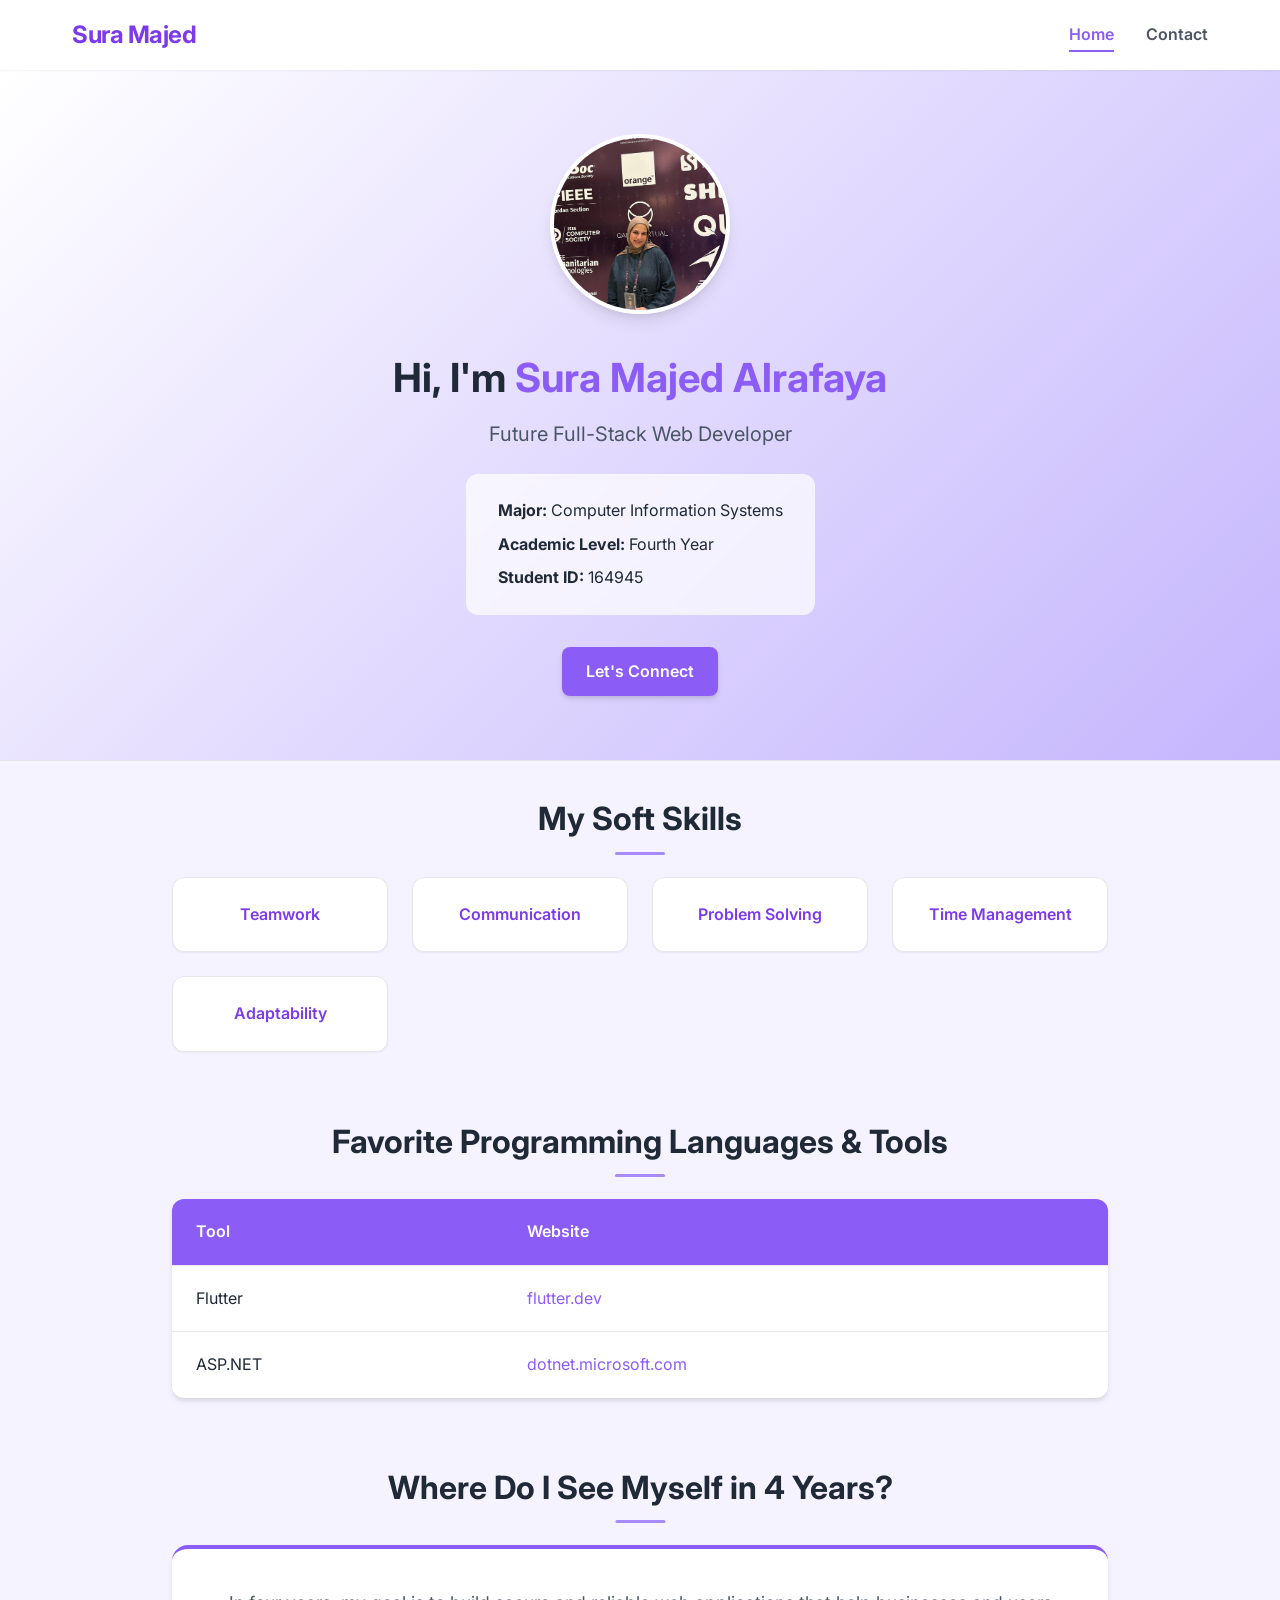
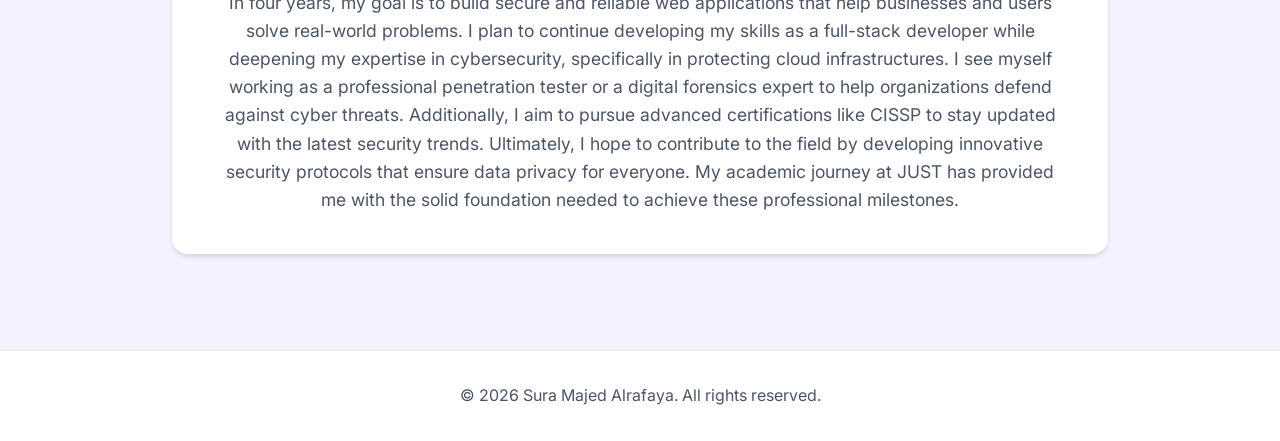
<file: index.html>
<!DOCTYPE html>
<html lang="en">

<head>
    <meta charset="UTF-8">
    <meta name="viewport" content="width=device-width, initial-scale=1.0">
    <title>Sura Majed Alrafaya - Portfolio</title>
    <link rel="preconnect" href="https://fonts.googleapis.com">
    <link rel="preconnect" href="https://fonts.gstatic.com" crossorigin>
    <link href="https://fonts.googleapis.com/css2?family=Inter:wght@300;400;600;700&display=swap" rel="stylesheet">
    <link rel="stylesheet" href="assets/css/style.css">
</head>

<body>

    <nav class="navbar">
        <div class="nav-container">
            <a href="index.html" class="logo">Sura Majed</a>
            <ul class="nav-links">
                <li><a href="index.html" class="active">Home</a></li>
                <li><a href="contact.html">Contact</a></li>
            </ul>
        </div>
    </nav>

    <header class="hero">
        <div class="hero-content">
            <img src="assets/img/photo.jpg" alt="Sura Majed Alrafaya" class="profile-img">
            <h1>Hi, I'm <span class="highlight">Sura Majed Alrafaya</span></h1>
            <p class="subtitle">Future Full-Stack Web Developer</p>
            <div class="hero-details">
                <p><strong>Major:</strong> Computer Information Systems</p>
                <p><strong>Academic Level:</strong> Fourth Year</p>
                <p><strong>Student ID:</strong> 164945</p>
            </div>
            <a href="contact.html" class="btn btn-primary">Let's Connect</a>
        </div>
    </header>

    <main class="container">

        <section class="skills-section">
            <h2>My Soft Skills</h2>
            <div class="skills-grid">
                <div class="skill-card">Teamwork</div>
                <div class="skill-card">Communication</div>
                <div class="skill-card">Problem Solving</div>
                <div class="skill-card">Time Management</div>
                <div class="skill-card">Adaptability</div>
            </div>
        </section>

        <section class="technologies-section">
            <h2>Favorite Programming Languages & Tools</h2>
            <div class="tech-table-wrapper">
                <table class="tech-table">
                    <thead>
                        <tr>
                            <th>Tool</th>
                            <th>Website</th>
                        </tr>
                    </thead>
                    <tbody>
                        <tr>
                            <td>Flutter</td>
                            <td><a href="https://flutter.dev" target="_blank" rel="noopener noreferrer">flutter.dev</a>
                            </td>
                        </tr>
                        <tr>
                            <td>ASP.NET</td>
                            <td><a href="https://dotnet.microsoft.com/apps/aspnet" target="_blank"
                                    rel="noopener noreferrer">dotnet.microsoft.com</a></td>
                        </tr>
                    </tbody>
                </table>
            </div>
        </section>

        <section class="future-section">
           <h2>Where Do I See Myself in 4 Years?</h2>
<div class="future-card">
    <p>
        In four years, my goal is to build secure and reliable web applications that help businesses and users solve real-world problems. 
        I plan to continue developing my skills as a full-stack developer while deepening my expertise in cybersecurity, specifically in protecting cloud infrastructures. 
        I see myself working as a professional penetration tester or a digital forensics expert to help organizations defend against cyber threats. 
        Additionally, I aim to pursue advanced certifications like CISSP to stay updated with the latest security trends. 
        Ultimately, I hope to contribute to the field by developing innovative security protocols that ensure data privacy for everyone. 
        My academic journey at JUST has provided me with the solid foundation needed to achieve these professional milestones.
    </p>

            </div>
        </section>

    </main>

    <footer>
        <p>&copy; 2026 Sura Majed Alrafaya. All rights reserved.</p>
    </footer>

    <script src="assets/js/main.js"></script>
</body>

</html>
</file>
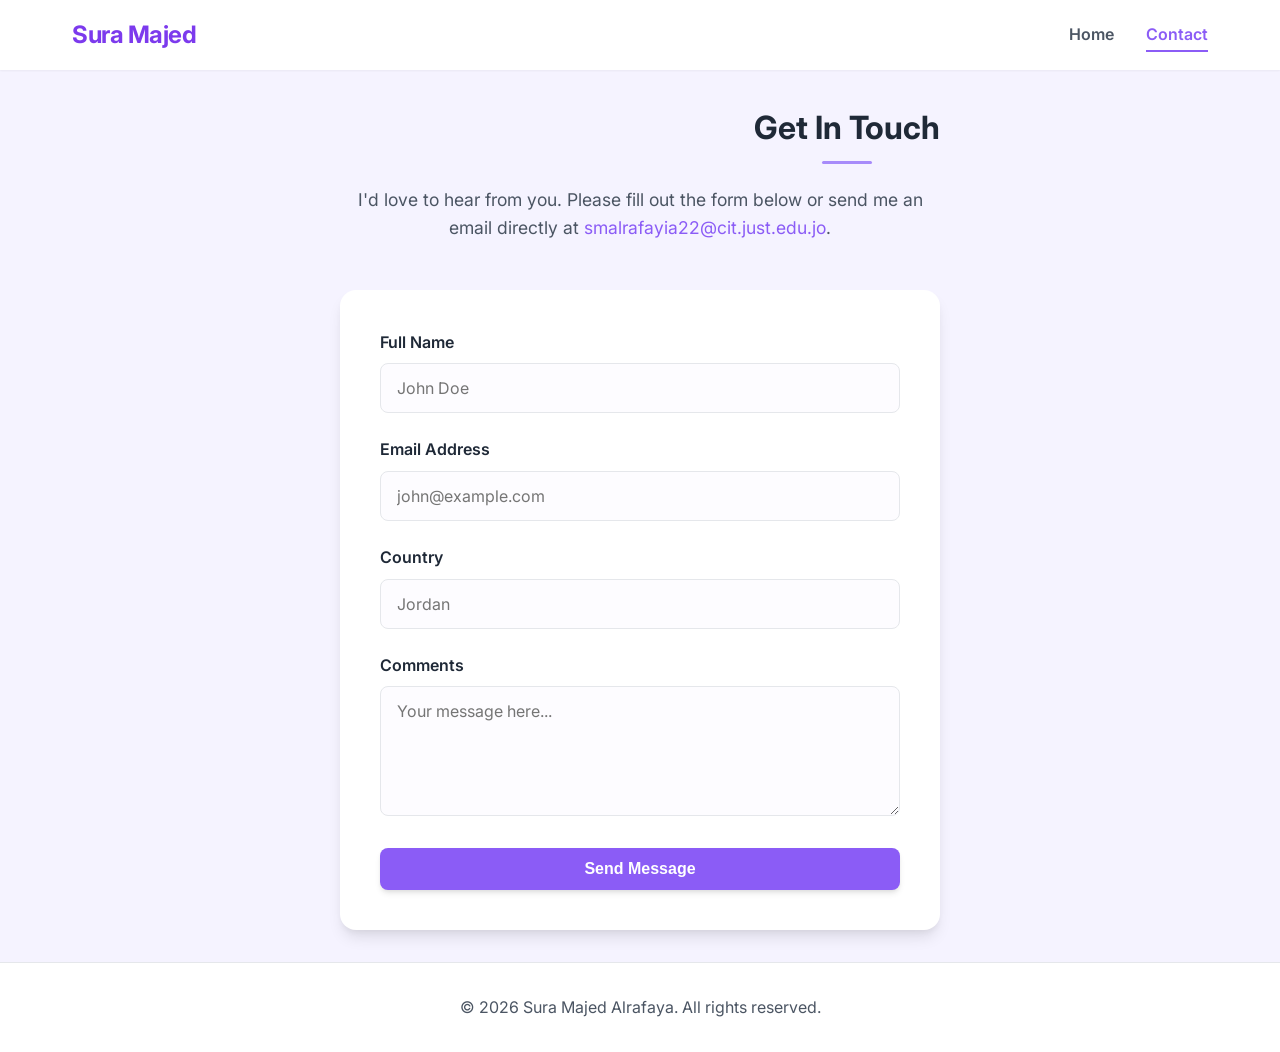
<file: contact.html>
<!DOCTYPE html>
<html lang="en">

<head>
    <meta charset="UTF-8">
    <meta name="viewport" content="width=device-width, initial-scale=1.0">
    <title>Contact - Sura Majed Alrafaya</title>
    <link rel="preconnect" href="https://fonts.googleapis.com">
    <link rel="preconnect" href="https://fonts.gstatic.com" crossorigin>
    <link href="https://fonts.googleapis.com/css2?family=Inter:wght@300;400;600;700&display=swap" rel="stylesheet">
    <link rel="stylesheet" href="assets/css/style.css">
</head>

<body>

    <nav class="navbar">
        <div class="nav-container">
            <a href="index.html" class="logo">Sura Majed</a>
            <ul class="nav-links">
                <li><a href="index.html">Home</a></li>
                <li><a href="contact.html" class="active">Contact</a></li>
            </ul>
        </div>
    </nav>

    <main class="container">
        <section class="contact-section">
            <div class="contact-header">
                <h2>Get In Touch</h2>
                <p>I'd love to hear from you. Please fill out the form below or send me an email directly at <a
                        href="mailto:smalrafayia22@cit.just.edu.jo" class="highlight">smalrafayia22@cit.just.edu.jo</a>.
                </p>
            </div>

            <div class="form-wrapper">
                <form id="contactForm" class="contact-form" novalidate>

                    <div class="form-group">
                        <label for="name">Full Name</label>
                        <input type="text" id="name" placeholder="John Doe" required>
                        <small class="error-text">Please enter your full name.</small>
                    </div>

                    <div class="form-group">
                        <label for="email">Email Address</label>
                        <input type="email" id="email" placeholder="john@example.com" required>
                        <small class="error-text">Please enter a valid email address.</small>
                    </div>

                    <div class="form-group">
                        <label for="country">Country</label>
                        <input type="text" id="country" placeholder="Jordan" required>
                        <small class="error-text">Please enter your country.</small>
                    </div>

                    <div class="form-group">
                        <label for="comments">Comments</label>
                        <textarea id="comments" rows="5" placeholder="Your message here..." required></textarea>
                        <small class="error-text">Please enter your comments.</small>
                    </div>

                    <button type="submit" class="btn btn-primary btn-block">Send Message</button>
                    <div id="formSuccessMessage" class="success-message">Thank you! Your message has been sent
                        successfully.</div>
                </form>
            </div>
        </section>
    </main>

    <footer>
        <p>&copy; 2026 Sura Majed Alrafaya. All rights reserved.</p>
    </footer>

    <script src="assets/js/main.js"></script>
</body>

</html>
</file>
<file: assets/css/style.css>
/* ========================
   VARIABLES & THEME (Light Purple)
   ======================== */
:root {
    --primary-color: #8b5cf6;
    /* Vibrant Purple */
    --primary-light: #a78bfa;
    --primary-dark: #7c3aed;
    --secondary-color: #c4b5fd;
    --background-color: #f5f3ff;
    /* Very light purple background */
    --surface-color: #ffffff;
    --text-main: #1f2937;
    --text-muted: #4b5563;
    --error-color: #ef4444;
    --success-color: #10b981;
    --border-color: #e5e7eb;
    --transition: all 0.3s ease;
    --shadow-sm: 0 1px 2px 0 rgba(0, 0, 0, 0.05);
    --shadow-md: 0 4px 6px -1px rgba(0, 0, 0, 0.1), 0 2px 4px -1px rgba(0, 0, 0, 0.06);
    --shadow-lg: 0 10px 15px -3px rgba(0, 0, 0, 0.1), 0 4px 6px -2px rgba(0, 0, 0, 0.05);
}

/* ========================
   BASE STYLES
   ======================== */
* {
    margin: 0;
    padding: 0;
    box-sizing: border-box;
}

body {
    font-family: 'Inter', sans-serif;
    background-color: var(--background-color);
    color: var(--text-main);
    line-height: 1.6;
    display: flex;
    flex-direction: column;
    min-height: 100vh;
}

h1,
h2,
h3 {
    color: var(--text-main);
    font-weight: 700;
    margin-bottom: 1rem;
}

a {
    color: var(--primary-color);
    text-decoration: none;
    transition: var(--transition);
}

a:hover {
    color: var(--primary-dark);
}

.container {
    max-width: 1000px;
    margin: 0 auto;
    padding: 2rem;
    flex: 1;
}

/* ========================
   COMPONENTS
   ======================== */
.highlight {
    color: var(--primary-color);
}

.btn {
    display: inline-block;
    padding: 0.75rem 1.5rem;
    border-radius: 8px;
    font-weight: 600;
    text-align: center;
    cursor: pointer;
    border: none;
    transition: var(--transition);
    font-size: 1rem;
}

.btn-primary {
    background-color: var(--primary-color);
    color: white;
    box-shadow: var(--shadow-md);
}

.btn-primary:hover {
    background-color: var(--primary-dark);
    color: white;
    transform: translateY(-2px);
    box-shadow: var(--shadow-lg);
}

.btn-block {
    width: 100%;
}

/* ========================
   NAVIGATION
   ======================== */
.navbar {
    background-color: var(--surface-color);
    box-shadow: var(--shadow-sm);
    position: sticky;
    top: 0;
    z-index: 100;
}

.nav-container {
    max-width: 1200px;
    margin: 0 auto;
    padding: 1rem 2rem;
    display: flex;
    justify-content: space-between;
    align-items: center;
}

.logo {
    font-size: 1.5rem;
    font-weight: 700;
    color: var(--primary-dark);
    letter-spacing: -0.5px;
}

.nav-links {
    list-style: none;
    display: flex;
    gap: 2rem;
}

.nav-links a {
    color: var(--text-muted);
    font-weight: 600;
    padding: 0.5rem 0;
    position: relative;
}

.nav-links a:hover,
.nav-links a.active {
    color: var(--primary-color);
}

.nav-links a::after {
    content: '';
    position: absolute;
    bottom: 0;
    left: 0;
    width: 0%;
    height: 2px;
    background-color: var(--primary-color);
    transition: var(--transition);
}

.nav-links a:hover::after,
.nav-links a.active::after {
    width: 100%;
}

/* ========================
   HERO SECTION
   ======================== */
.hero {
    background: linear-gradient(135deg, var(--surface-color) 0%, var(--secondary-color) 100%);
    padding: 4rem 2rem;
    text-align: center;
    border-bottom: 1px solid var(--border-color);
}

.hero-content {
    max-width: 800px;
    margin: 0 auto;
}

.profile-img {
    width: 180px;
    height: 180px;
    object-fit: cover;
    border-radius: 50%;
    border: 4px solid white;
    box-shadow: var(--shadow-lg);
    margin-bottom: 1.5rem;
    transition: var(--transition);
}

.profile-img:hover {
    transform: scale(1.05);
}

.hero h1 {
    font-size: 2.5rem;
    margin-bottom: 0.5rem;
}

.subtitle {
    font-size: 1.25rem;
    color: var(--text-muted);
    margin-bottom: 1.5rem;
}

.hero-details {
    background: rgba(255, 255, 255, 0.7);
    padding: 1.5rem 2rem;
    border-radius: 12px;
    display: block;
    width: fit-content;
    margin: 0 auto 2rem auto;
    text-align: left;
    backdrop-filter: blur(5px);
}

.hero-details p {
    margin-bottom: 0.5rem;
}

.hero-details p:last-child {
    margin-bottom: 0;
}

/* ========================
   SECTIONS & GRIDS
   ======================== */
section {
    margin-bottom: 4rem;
}

section h2 {
    text-align: center;
    font-size: 2rem;
    margin-bottom: 2rem;
    position: relative;
    display: inline-block;
    left: 50%;
    transform: translateX(-50%);
}

section h2::after {
    content: '';
    position: absolute;
    bottom: -10px;
    left: 50%;
    transform: translateX(-50%);
    width: 50px;
    height: 3px;
    background-color: var(--primary-light);
    border-radius: 4px;
}

.skills-grid {
    display: grid;
    grid-template-columns: repeat(auto-fit, minmax(180px, 1fr));
    gap: 1.5rem;
}

.skill-card {
    background-color: var(--surface-color);
    padding: 1.5rem;
    border-radius: 12px;
    text-align: center;
    font-weight: 600;
    color: var(--primary-dark);
    box-shadow: var(--shadow-sm);
    transition: var(--transition);
    border: 1px solid var(--border-color);
}

.skill-card:hover {
    transform: translateY(-5px);
    box-shadow: var(--shadow-md);
    background-color: var(--primary-color);
    color: white;
}

.future-card {
    background-color: var(--surface-color);
    padding: 2.5rem;
    border-radius: 16px;
    box-shadow: var(--shadow-md);
    text-align: center;
    border-top: 4px solid var(--primary-color);
    font-size: 1.1rem;
    color: var(--text-muted);
}

/* ========================
   TABLE
   ======================== */
.tech-table-wrapper {
    overflow-x: auto;
    background: var(--surface-color);
    border-radius: 12px;
    box-shadow: var(--shadow-md);
}

.tech-table {
    width: 100%;
    border-collapse: collapse;
    text-align: left;
}

.tech-table th,
.tech-table td {
    padding: 1.25rem 1.5rem;
    border-bottom: 1px solid var(--border-color);
}

.tech-table th {
    background-color: var(--primary-color);
    color: white;
    font-weight: 600;
}

.tech-table tr:last-child td {
    border-bottom: none;
}

.tech-table tbody tr {
    transition: var(--transition);
}

.tech-table tbody tr:hover {
    background-color: var(--background-color);
}

/* ========================
   CONTACT FORM
   ======================== */
.contact-section {
    max-width: 600px;
    margin: 0 auto;
}

.contact-header {
    text-align: center;
    margin-bottom: 3rem;
}

.contact-header p {
    color: var(--text-muted);
    font-size: 1.1rem;
}

.form-wrapper {
    background: var(--surface-color);
    padding: 2.5rem;
    border-radius: 16px;
    box-shadow: var(--shadow-lg);
}

.form-group {
    margin-bottom: 1.5rem;
}

.form-group label {
    display: block;
    margin-bottom: 0.5rem;
    font-weight: 600;
    color: var(--text-main);
}

.form-group input,
.form-group textarea {
    width: 100%;
    padding: 0.875rem 1rem;
    border: 1px solid var(--border-color);
    border-radius: 8px;
    font-family: inherit;
    font-size: 1rem;
    background-color: #fdfcff;
    transition: var(--transition);
}

.form-group input:focus,
.form-group textarea:focus {
    outline: none;
    border-color: var(--primary-color);
    box-shadow: 0 0 0 3px rgba(139, 92, 246, 0.2);
    background-color: white;
}

.error-text {
    color: var(--error-color);
    font-size: 0.875rem;
    margin-top: 0.25rem;
    display: none;
}

.form-group.error input,
.form-group.error textarea {
    border-color: var(--error-color);
}

.form-group.error .error-text {
    display: block;
}

.success-message {
    display: none;
    background-color: #d1fae5;
    color: #065f46;
    padding: 1rem;
    border-radius: 8px;
    text-align: center;
    margin-top: 1.5rem;
    font-weight: 600;
}

/* ========================
   FOOTER
   ======================== */
footer {
    background-color: var(--surface-color);
    text-align: center;
    padding: 2rem;
    border-top: 1px solid var(--border-color);
    color: var(--text-muted);
    margin-top: auto;
}

/* ========================
   RESPONSIVE DESIGN
   ======================== */
@media (max-width: 768px) {
    .nav-container {
        flex-direction: column;
        gap: 1rem;
    }

    .hero {
        padding: 3rem 1rem;
    }

    .hero h1 {
        font-size: 2rem;
    }

    .container {
        padding: 1rem;
    }

    .tech-table th,
    .tech-table td {
        padding: 1rem;
    }

    .form-wrapper {
        padding: 1.5rem;
    }
}
</file>
